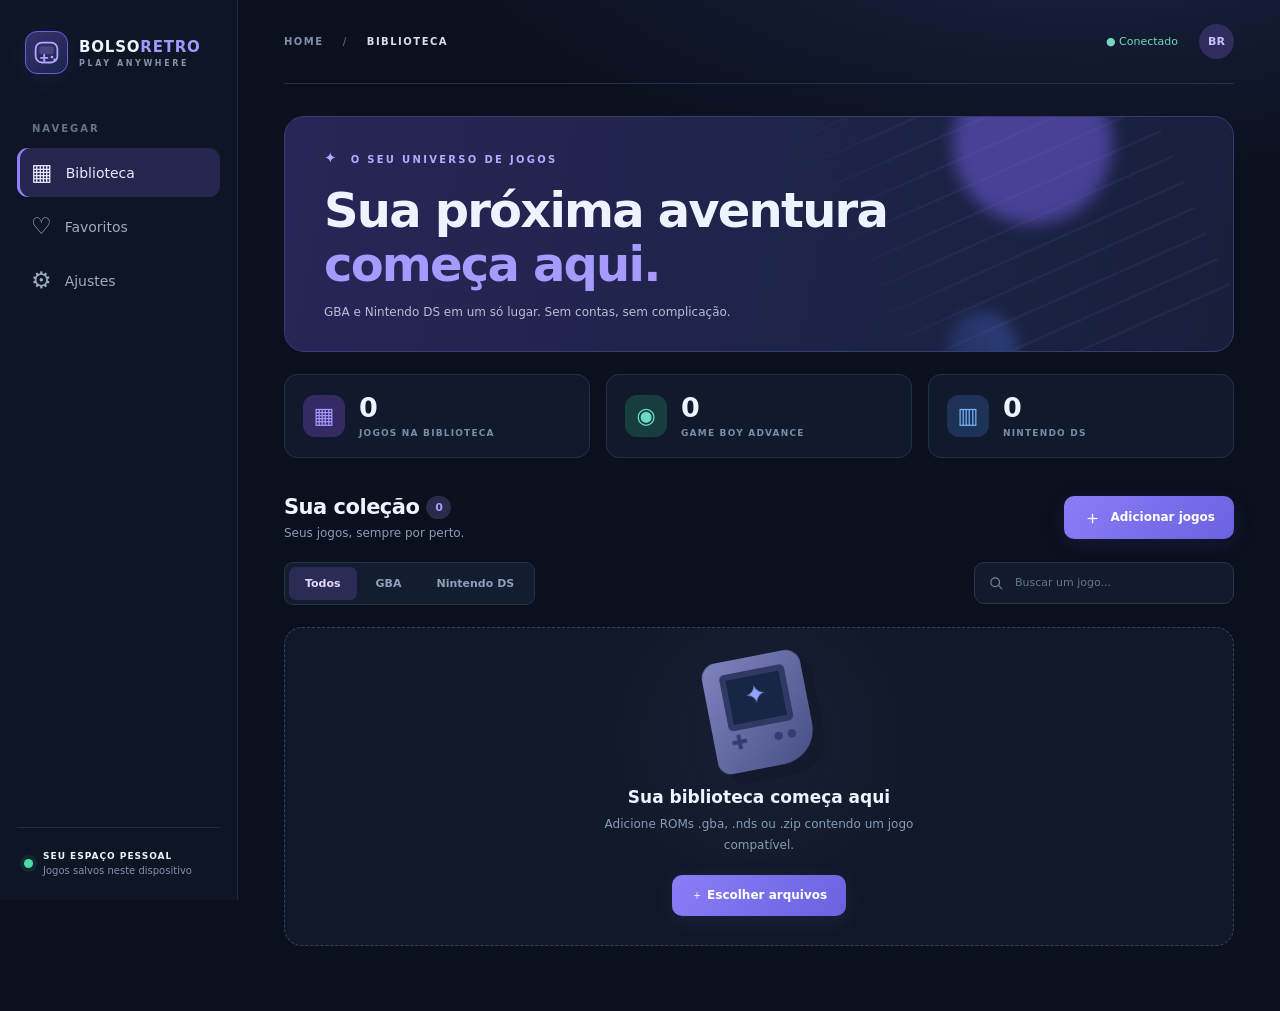
<file: index.html>
<!doctype html>
<html lang="pt-BR">
<head>
  <meta charset="utf-8" />
  <meta name="viewport" content="width=device-width, initial-scale=1, viewport-fit=cover" />
  <meta name="theme-color" content="#0b1222" />
  <meta name="description" content="Sua biblioteca pessoal de jogos Game Boy Advance e Nintendo DS, diretamente no navegador." />
  <meta name="color-scheme" content="dark" />
  <meta name="apple-mobile-web-app-capable" content="yes" />
  <meta name="apple-mobile-web-app-status-bar-style" content="black-translucent" />
  <link rel="manifest" href="./manifest.webmanifest" />
  <link rel="apple-touch-icon" href="./icons/icon-192.png" />
  <link rel="icon" href="./icons/favicon.svg" type="image/svg+xml" />
  <link rel="stylesheet" href="./style.css" />
  <title>Bolso Retro · Biblioteca</title>
  <script defer src="./db.js"></script>
  <script defer src="./app.js"></script>
</head>
<body>
  <div class="shell">
    <aside class="sidebar" aria-label="Navegação principal">
      <div class="brand"><div class="brand-mark"><svg viewBox="0 0 32 32" fill="none" aria-hidden="true"><rect x="4" y="5" width="24" height="22" rx="7" stroke="currentColor" stroke-width="2"/><rect x="8" y="9" width="16" height="9" rx="2" fill="currentColor" opacity=".22"/><path d="M10 22h7m-3.5-3.5v7" stroke="currentColor" stroke-width="2" stroke-linecap="round"/><circle cx="22" cy="21" r="1.5" fill="currentColor"/><circle cx="25" cy="24" r="1.5" fill="currentColor"/></svg></div><div><strong>BOLSO<span>RETRO</span></strong><small>PLAY ANYWHERE</small></div></div>
      <div class="section-label">NAVEGAR</div>
      <nav class="side-nav">
        <button class="nav-item active" data-view="library" type="button"><span class="nav-icon">▦</span><span>Biblioteca</span></button>
        <button class="nav-item" data-view="favorites" type="button"><span class="nav-icon">♡</span><span>Favoritos</span></button>
        <button class="nav-item" data-view="settings" type="button"><span class="nav-icon">⚙</span><span>Ajustes</span></button>
      </nav>
      <div class="side-bottom"><div class="side-bottom-dot"></div><div><strong>SEU ESPAÇO PESSOAL</strong><span>Jogos salvos neste dispositivo</span></div></div>
    </aside>

    <main class="main">
      <header class="topbar"><div class="breadcrumb">HOME <span>/</span> <strong id="pageCrumb">BIBLIOTECA</strong></div><div class="top-actions"><span id="connectionBadge" class="online-badge">● Verificando</span><button id="installBtn" class="install-button" hidden type="button">↓ Instalar app</button><span class="avatar" aria-label="Perfil pessoal">BR</span></div></header>
      <div id="libraryView" class="view active">
        <section class="intro"><div><div class="eyebrow"><span class="star">✦</span> O SEU UNIVERSO DE JOGOS</div><h1>Sua próxima aventura<br/><span>começa aqui.</span></h1><p>GBA e Nintendo DS em um só lugar. Sem contas, sem complicação.</p></div><div class="intro-lines" aria-hidden="true"><div class="orb orb1"></div><div class="orb orb2"></div></div></section>
        <div class="stats-row"><div class="stat"><span class="stat-ico purple">▦</span><div><strong id="statGames">0</strong><small>JOGOS NA BIBLIOTECA</small></div></div><div class="stat"><span class="stat-ico green">◉</span><div><strong id="statGba">0</strong><small>GAME BOY ADVANCE</small></div></div><div class="stat"><span class="stat-ico blue">▥</span><div><strong id="statNds">0</strong><small>NINTENDO DS</small></div></div></div>
        <section id="resumeSection" class="resume-section" hidden><div class="section-title-row"><h2>Continue de onde parou</h2><span>ÚLTIMO JOGADO</span></div><button id="resumeCard" class="resume-card" type="button"><div class="resume-copy"><span class="resume-kicker">↗ CONTINUAR JOGANDO</span><strong id="resumeName">Jogo</strong><small id="resumeSystem">Game Boy Advance</small><span class="resume-play">▶ Retomar jogo <span>→</span></span></div><div class="resume-art" aria-hidden="true"><div class="mini-device"><div class="mini-display"><span>▶</span></div><div class="mini-pads">✚ <span>••</span></div></div></div></button></section>
        <section class="collection-section"><div class="section-title-row section-head"><div><h2>Sua coleção <span id="libraryCount" class="count-pill">0</span></h2><p>Seus jogos, sempre por perto.</p></div><button id="importTop" class="primary-button" type="button"><span>＋</span> Adicionar jogos</button></div>
          <div class="toolbar"><div class="tabs" role="group" aria-label="Filtrar plataforma"><button class="tab active" data-system="all" type="button">Todos</button><button class="tab" data-system="gba" type="button">GBA</button><button class="tab" data-system="nds" type="button">Nintendo DS</button></div><div class="search-box"><svg viewBox="0 0 24 24" aria-hidden="true"><circle cx="10.8" cy="10.8" r="6.5" stroke="currentColor" stroke-width="1.8" fill="none"/><path d="m15.5 15.5 5 5" stroke="currentColor" stroke-width="1.8" stroke-linecap="round"/></svg><input id="searchInput" placeholder="Buscar um jogo..." autocomplete="off" aria-label="Buscar jogo" /></div></div>
          <div id="gamesGrid" class="games-grid" aria-live="polite"></div>
          <div id="emptyState" class="empty-state" hidden><div class="empty-device" aria-hidden="true"><div class="empty-screen"><span>✦</span><div class="screen-grid"></div></div><div class="empty-controls"><span>✚</span><span>● ●</span></div></div><h3 id="emptyTitle">Sua biblioteca começa aqui</h3><p id="emptyMessage">Adicione suas ROMs de Game Boy Advance (.gba) e Nintendo DS (.nds) ou arquivos ZIP compatíveis para começar a jogar.</p><button id="importEmpty" type="button" class="primary-button">＋ Escolher arquivos</button></div>
        </section>
      </div>
      <div id="favoritesView" class="view"><div class="secondary-page-title"><div class="eyebrow">SEUS PREFERIDOS</div><h1>Favoritos <span>♡</span></h1><p>Os jogos que merecem ficar por perto.</p></div><div id="favoritesGrid" class="games-grid"></div><div id="favoritesEmpty" class="secondary-empty" hidden><div class="secondary-empty-icon">♡</div><h3>Nenhum favorito ainda</h3><p>Toque no coração de qualquer jogo para adicioná-lo aqui.</p></div></div>
      <div id="settingsView" class="view"><div class="secondary-page-title"><div class="eyebrow">PREFERÊNCIAS</div><h1>Seu jeito de <span>jogar.</span></h1><p>Controle sua experiência e os dados locais.</p></div><div class="settings-layout"><div class="settings-panel"><h2>Emulação</h2><p>Escolha o núcleo de Nintendo DS. GBA utiliza mGBA.</p><label for="ndsCore">Núcleo para Nintendo DS</label><select id="ndsCore"><option value="desmume">DeSmuME (padrão, sem BIOS)</option><option value="desmume2015">DeSmuME 2015 (alternativo)</option></select><div class="settings-hint">Dica: se algum jogo apresentar lentidão, experimente o outro núcleo. O desempenho depende do aparelho.</div></div><div class="settings-panel"><h2>Dados e privacidade</h2><p>As ROMs ficam neste aplicativo. Não há conta, sincronização nem envio dos seus jogos.</p><div class="storage-info"><span>Armazenamento estimado</span><strong id="storageUsed">Calculando…</strong></div><div class="storage-bar"><span id="storageFill"></span></div><button id="persistBtn" class="secondary-button" type="button">Proteger armazenamento local</button><div class="settings-hint">Os salvamentos ficam armazenados localmente pelo emulador. Apagar os dados do navegador pode excluir jogos e partidas.</div></div><div class="settings-panel"><h2>Instalação e conexão</h2><p>Instale na tela inicial para uma experiência de aplicativo.</p><button id="installFromSettings" class="secondary-button" type="button">Instalar na tela inicial</button><div class="settings-hint" id="offlineHint">O motor EmulatorJS é carregado da CDN, salvo quando sua distribuição completa foi incluída no APK. Sem os arquivos empacotados, o jogo pode exigir internet mesmo após a primeira execução.</div></div><div class="settings-panel"><h2>Controles e salvamentos</h2><p>Os botões na tela são fornecidos pelo próprio emulador; teclado e alguns controles Bluetooth também funcionam. No DS, toque diretamente na tela inferior.</p><div class="settings-hint">Use a barra de ferramentas dentro do jogo para criar ou carregar save states. Salve antes de sair ou alternar de jogo.</div></div></div><p class="legal-note">Bolso Retro é um aplicativo pessoal independente. Sem ROMs, BIOS ou jogos comerciais incluídos. Use arquivos de jogos e firmware que você tenha direito de utilizar. O núcleo de emulação é fornecido pelo projeto EmulatorJS.</p></div>
    </main>
  </div>
  <nav class="mobile-nav" aria-label="Navegação inferior"><button data-view="library" class="active" type="button"><span>▦</span>Biblioteca</button><button data-view="favorites" type="button"><span>♡</span>Favoritos</button><button data-view="settings" type="button"><span>⚙</span>Ajustes</button></nav>
  <input id="romInput" type="file" accept=".gba,.nds,.zip,application/zip" multiple hidden />
  <dialog id="gameDialog" class="modal"><div class="modal-inner"><button id="closeDialog" class="dialog-close" aria-label="Fechar" type="button">✕</button><span class="modal-badge">JOGO</span><h2 id="dialogGameName">Nome</h2><p id="dialogGameSystem">Sistema</p><div class="dialog-actions"><button id="playDialog" class="primary-button" type="button">▶ Jogar agora</button><button id="favDialog" class="secondary-button" type="button">♡ Favoritar</button><button id="removeDialog" class="danger-button" type="button">Excluir da biblioteca</button></div><p class="dialog-note">Os arquivos estão neste dispositivo. A remoção da biblioteca não apaga automaticamente os salvamentos do emulador.</p></div></dialog>
  <div id="toast" class="toast" role="status" aria-live="polite"></div>
</body>
</html>
</file>
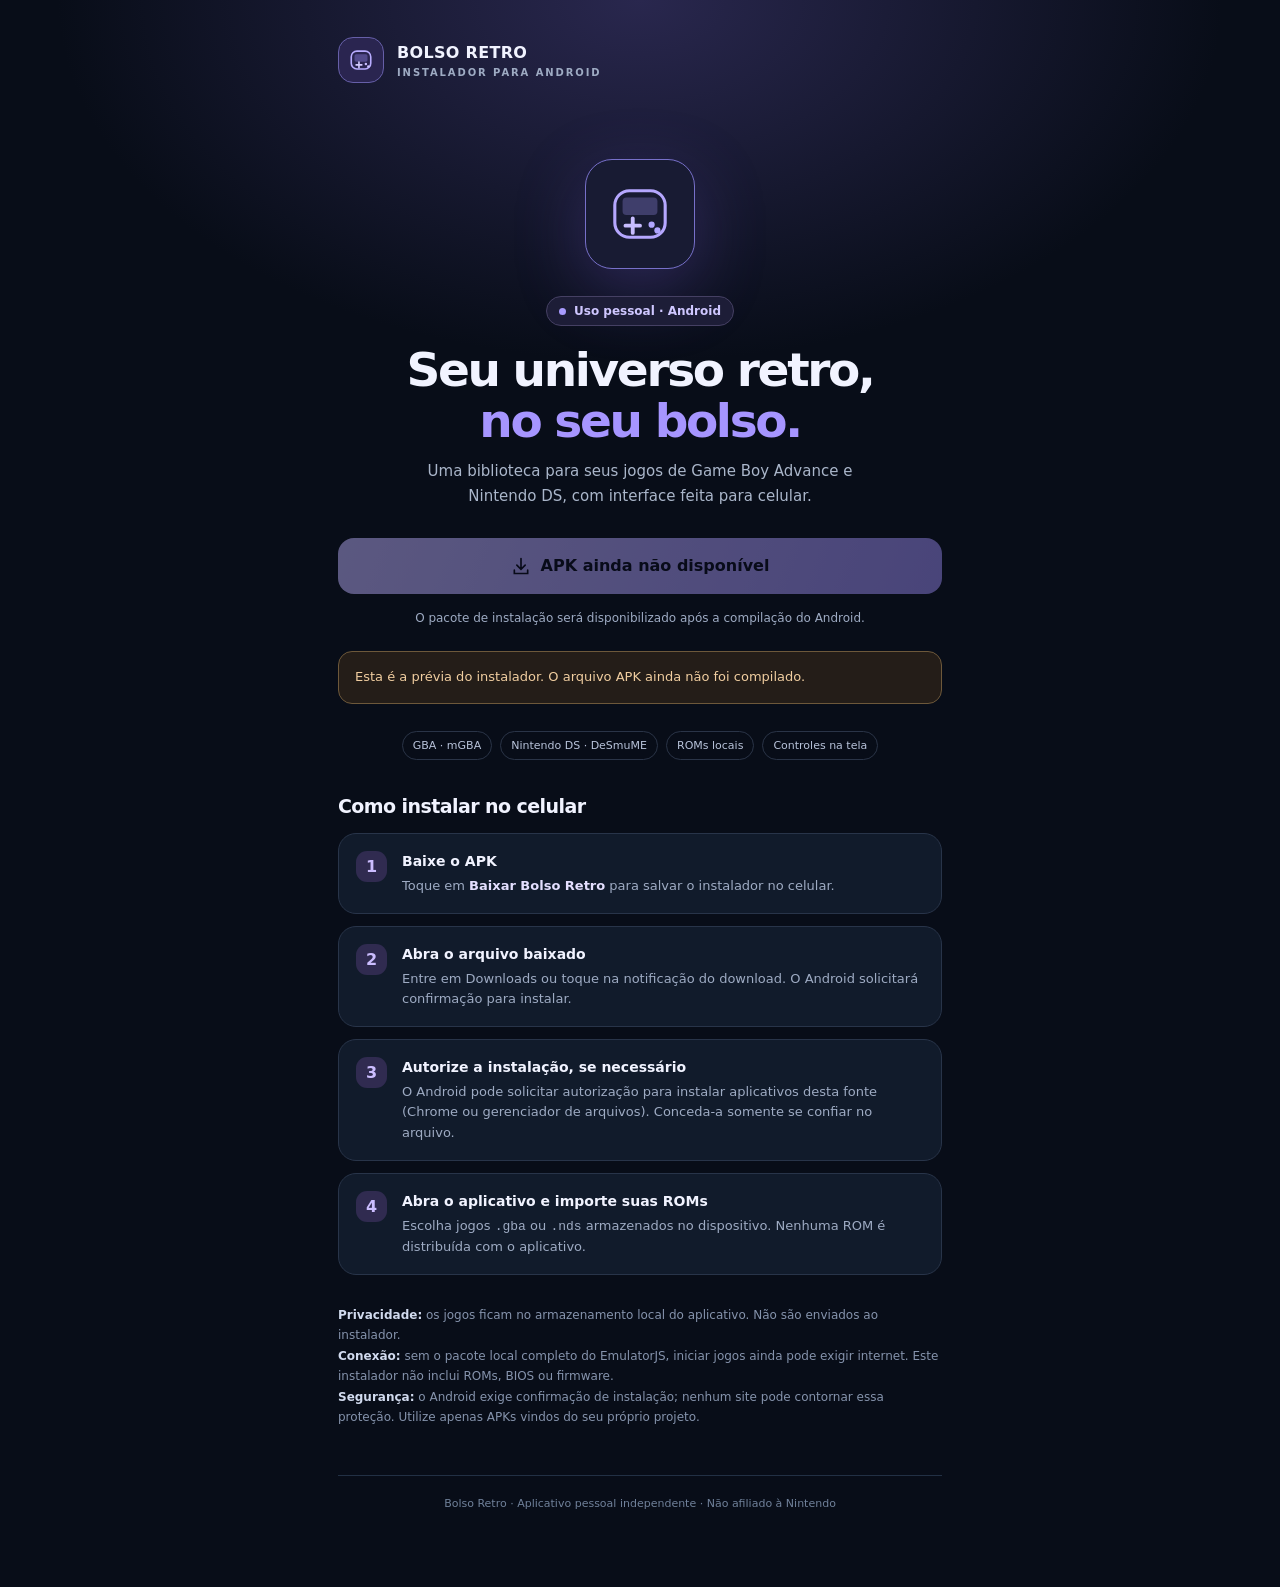
<file: index (1).html>
<!doctype html>
<html lang="pt-BR">
<head>
<meta charset="utf-8">
<meta name="viewport" content="width=device-width,initial-scale=1,viewport-fit=cover">
<meta name="theme-color" content="#080d18">
<meta name="description" content="Instale o aplicativo pessoal Bolso Retro no seu Android.">
<title>Instalar Bolso Retro · Android</title>
<style>
:root{color-scheme:dark;font-family:system-ui,-apple-system,BlinkMacSystemFont,"Segoe UI",sans-serif;--bg:#080d18;--panel:#111b2b;--line:#293448;--muted:#9eabc3;--accent:#9e8efb;--white:#f1f3ff}
*{box-sizing:border-box}html{scroll-behavior:smooth}body{margin:0;min-height:100vh;color:var(--white);background:radial-gradient(ellipse 70% 35% at 50% 0%,#29274e 0%,transparent 65%),var(--bg)}main{max-width:640px;margin:auto;padding:32px 18px 78px}.eyebrow{font-size:11px;letter-spacing:.24em;color:#bab0ff;font-weight:800;text-transform:uppercase}.top{display:flex;align-items:center;gap:13px;font-weight:800;font-size:16px;letter-spacing:.02em}.logo{display:grid;place-items:center;width:46px;height:46px;border:1px solid #665fa8;background:#2a2550;border-radius:15px}.logo svg{width:26px}.top small{display:block;font-weight:600;font-size:10px;letter-spacing:.19em;color:var(--muted);margin-top:5px}.hero{text-align:center;margin-top:58px}.appicon{width:110px;height:110px;border-radius:27px;box-shadow:0 21px 70px #8365eb40;border:1px solid #7770c9;background:#181b33;margin:0 auto 27px;display:grid;place-items:center}.appicon svg{width:62px;height:62px}.pill{display:inline-flex;align-items:center;gap:8px;font-size:12px;font-weight:700;border:1px solid #454063;border-radius:24px;padding:7px 12px;color:#cfc7ff;background:#1d1d37}.pill .dot{width:7px;height:7px;border-radius:50%;background:#a89bfd}h1{font-size:clamp(33px,7vw,47px);line-height:1.08;letter-spacing:-.05em;margin:19px 0 12px}h1 span{color:#a695ff}.sub{max-width:450px;margin:0 auto;font-size:15px;color:#aab6ca;line-height:1.7}.primary{width:100%;border:0;display:flex;align-items:center;justify-content:center;gap:10px;color:#09091b;background:linear-gradient(110deg,#c0b4ff,#9888f0);padding:18px 20px;text-align:center;font-size:16px;font-weight:850;text-decoration:none;border-radius:16px;margin-top:28px;box-shadow:0 15px 30px #6853df35;cursor:pointer}.primary:hover{filter:brightness(1.06)}.primary:focus-visible,.secondary:focus-visible,button:focus-visible{outline:3px solid #e5dcff;outline-offset:3px}.primary[aria-disabled="true"]{opacity:.45;cursor:default;box-shadow:none;pointer-events:none}.primary svg{height:20px;width:20px}.apkmeta{font-size:12px;color:var(--muted);text-align:center;margin-top:14px;line-height:1.8}.status{margin-top:22px;padding:15px 16px;border:1px solid #33384f;border-radius:14px;background:#111728;color:#d8dff5;font-size:13px;line-height:1.6;text-align:left}.status.pending{border-color:#6d583a;background:#241d18;color:#f1cea0}.status.ready{border-color:#2d6c5e;background:#102620;color:#b4eada}.small-heading{font-size:19px;letter-spacing:-.03em;margin:35px 0 16px}.steps{display:grid;gap:12px}.step{background:#111b2b;border:1px solid #283449;border-radius:18px;display:flex;gap:15px;padding:17px}.number{flex:none;width:31px;height:31px;border-radius:11px;background:#302b50;color:#ccbdff;display:grid;place-items:center;font-weight:800}.step strong{font-size:14px}.step p{font-size:13px;color:var(--muted);line-height:1.55;margin:6px 0 0}.features{display:flex;justify-content:center;flex-wrap:wrap;gap:8px;margin:27px 0 0}.features span{font-size:11px;border:1px solid #2a3447;border-radius:999px;padding:7px 10px;color:#b8c3da}.hash{word-break:break-all;font-size:11px;line-height:1.65;color:#a6b0c6;background:#0b1320;border:1px solid #2b3547;border-radius:12px;padding:12px 14px;margin-top:8px}.hash span{display:block;color:#e2e5f7;font-weight:650}.secondary{background:#1e2941;color:#dfdcff;border:1px solid #4b5275;border-radius:10px;padding:10px 13px;font-weight:700;margin-top:10px;cursor:pointer}.notes{margin-top:30px;font-size:12px;line-height:1.7;color:#8593ac}.notes strong{color:#d1daee}footer{margin-top:48px;text-align:center;font-size:11px;color:#70819a;border-top:1px solid #223044;padding-top:21px}.kbd{white-space:nowrap;color:#e4dfff;font-weight:700}@media(min-width:600px){main{padding-top:37px}.hero{margin-top:76px}}
</style>
</head>
<body>
<main>
<header class="top"><div class="logo" aria-hidden="true"><svg viewBox="0 0 32 32" fill="none"><rect x="4" y="5" width="24" height="22" rx="7" stroke="#b8acff" stroke-width="2"/><rect x="8" y="9" width="16" height="9" rx="2" fill="#a293ff" opacity=".34"/><path d="M10 22h7m-3.5-3.5v7" stroke="#d2c9ff" stroke-width="2" stroke-linecap="round"/><circle cx="22" cy="21" r="1.5" fill="#c9bfff"/><circle cx="25" cy="24" r="1.5" fill="#c9bfff"/></svg></div><div>BOLSO RETRO <small>INSTALADOR PARA ANDROID</small></div></header>
<section class="hero">
<div class="appicon" aria-hidden="true"><svg viewBox="0 0 64 64" fill="none"><rect x="6" y="8" width="52" height="48" rx="15" stroke="#b5a7ff" stroke-width="3.2"/><rect x="14" y="15" width="36" height="18" rx="4" fill="#a596fa" opacity=".28"/><path d="M17 44h15m-7.5-7.5v15" stroke="#c7bcff" stroke-width="4" stroke-linecap="round"/><circle cx="44" cy="43" r="3.2" fill="#b0a5ff"/><circle cx="50" cy="49" r="3.2" fill="#b0a5ff"/></svg></div>
<div class="pill"><span class="dot"></span> Uso pessoal · Android</div>
<h1>Seu universo retro,<br><span>no seu bolso.</span></h1>
<p class="sub">Uma biblioteca para seus jogos de Game Boy Advance e Nintendo DS, com interface feita para celular.</p>
<a id="download" class="primary" href="#" aria-disabled="true" tabindex="-1"><svg viewBox="0 0 24 24" fill="none" stroke="currentColor" stroke-width="2" stroke-linecap="round"><path d="M12 3v13m-5-5 5 5 5-5M4 17v4h16v-4"/></svg><span id="buttonLabel">Preparando instalador…</span></a>
<div class="apkmeta" id="apkMeta">O pacote de instalação será disponibilizado após a compilação do Android.</div>
<div class="status pending" id="status" role="status">Esta é a prévia do instalador. O arquivo APK ainda não foi compilado.</div>
<div class="features"><span>GBA · mGBA</span><span>Nintendo DS · DeSmuME</span><span>ROMs locais</span><span>Controles na tela</span></div>
</section>
<section aria-labelledby="stepTitle"><h2 id="stepTitle" class="small-heading">Como instalar no celular</h2><div class="steps">
<div class="step"><div class="number">1</div><div><strong>Baixe o APK</strong><p>Toque em <span class="kbd">Baixar Bolso Retro</span> para salvar o instalador no celular.</p></div></div>
<div class="step"><div class="number">2</div><div><strong>Abra o arquivo baixado</strong><p>Entre em Downloads ou toque na notificação do download. O Android solicitará confirmação para instalar.</p></div></div>
<div class="step"><div class="number">3</div><div><strong>Autorize a instalação, se necessário</strong><p>O Android pode solicitar autorização para instalar aplicativos desta fonte (Chrome ou gerenciador de arquivos). Conceda-a somente se confiar no arquivo.</p></div></div>
<div class="step"><div class="number">4</div><div><strong>Abra o aplicativo e importe suas ROMs</strong><p>Escolha jogos <code>.gba</code> ou <code>.nds</code> armazenados no dispositivo. Nenhuma ROM é distribuída com o aplicativo.</p></div></div>
</div></section>
<section id="integritySection" hidden aria-labelledby="integrityTitle"><h2 id="integrityTitle" class="small-heading">Verificação de integridade</h2><p class="notes">Se quiser conferir que o download não foi modificado, compare o SHA-256 do arquivo com este código:</p><div class="hash"><span>SHA-256</span><code id="checksum"></code></div><button class="secondary" type="button" id="copyChecksum">Copiar SHA-256</button></section>
<div class="notes"><strong>Privacidade:</strong> os jogos ficam no armazenamento local do aplicativo. Não são enviados ao instalador.<br><strong>Conexão:</strong> sem o pacote local completo do EmulatorJS, iniciar jogos ainda pode exigir internet. Este instalador não inclui ROMs, BIOS ou firmware.<br><strong>Segurança:</strong> o Android exige confirmação de instalação; nenhum site pode contornar essa proteção. Utilize apenas APKs vindos do seu próprio projeto.</div>
<footer>Bolso Retro · Aplicativo pessoal independente · Não afiliado à Nintendo</footer>
</main>
<script src="./config.js"></script>
<script>
(()=>{'use strict';
const config=window.BOLSO_RELEASE||{};
const download=document.querySelector('#download'),label=document.querySelector('#buttonLabel'),meta=document.querySelector('#apkMeta'),status=document.querySelector('#status');
if(!config.ready || !config.file || !/^[\w.-]+\.apk$/.test(config.file)){
  label.textContent='APK ainda não disponível';
  return;
}
const mb=(Number(config.bytes)/1048576).toFixed(1);
download.href='./'+config.file;
download.setAttribute('download',config.file);
download.removeAttribute('aria-disabled');download.removeAttribute('tabindex');
label.textContent='Baixar Bolso Retro (.apk)';
meta.textContent=`Versão ${config.version||'1.0'} · ${mb} MB · Para Android 8.0+`;
status.className='status ready';
status.textContent='O instalador está pronto. O Android solicitará sua confirmação para instalar.';
if(config.sha256 && /^[a-f0-9]{64}$/i.test(config.sha256)){
 document.querySelector('#integritySection').hidden=false;
 document.querySelector('#checksum').textContent=config.sha256;
 document.querySelector('#copyChecksum').addEventListener('click',async()=>{
   try{await navigator.clipboard.writeText(config.sha256);document.querySelector('#copyChecksum').textContent='SHA-256 copiado';}
   catch{document.querySelector('#copyChecksum').textContent='Selecione o código acima para copiar';}
 });
}
})();
</script>
</body>
</html>
</file>
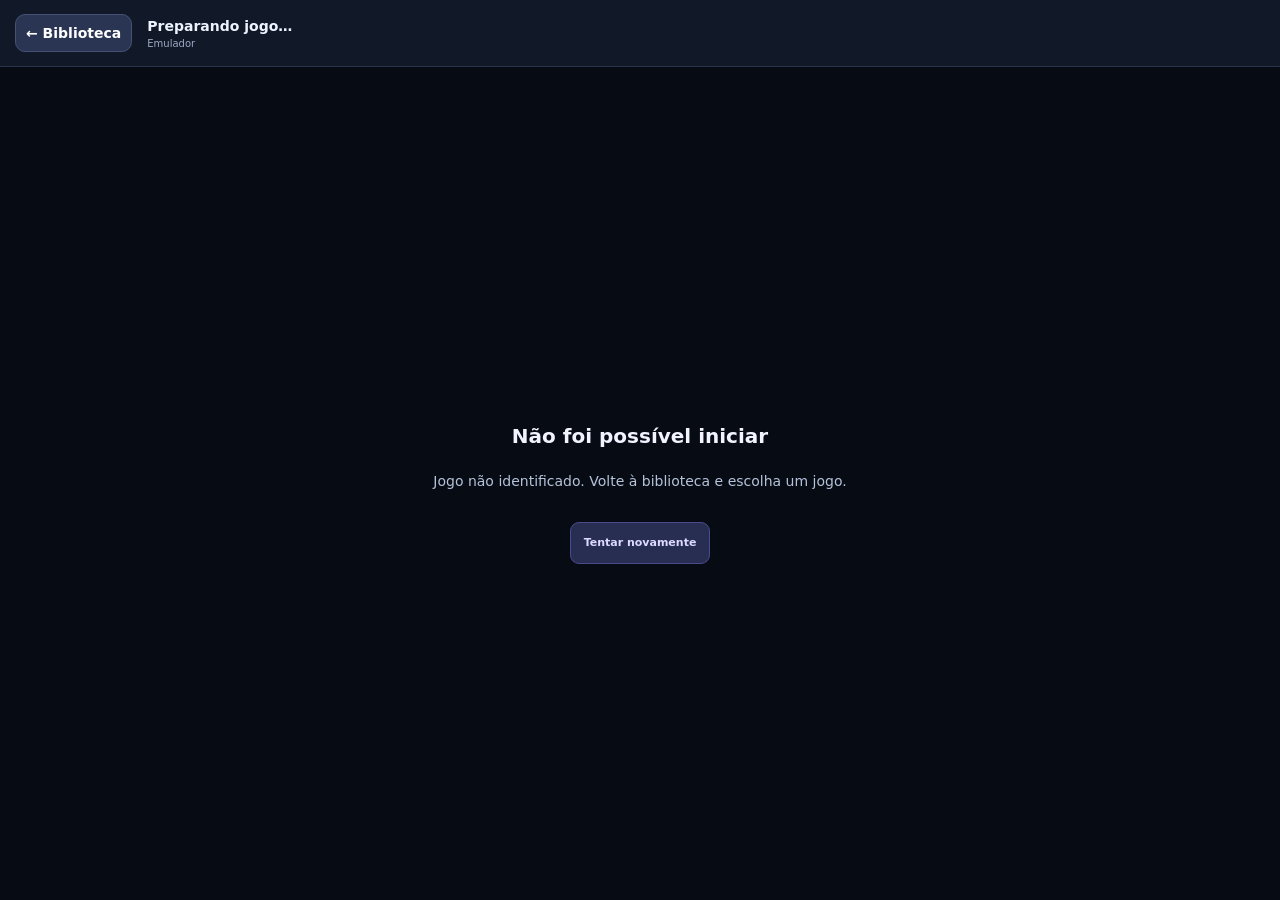
<file: player.html>
<!doctype html>
<html lang="pt-BR"><head><meta charset="utf-8"/><meta name="viewport" content="width=device-width,initial-scale=1,viewport-fit=cover"/><meta name="theme-color" content="#070b14"/><title>Bolso Retro · Jogar</title><link rel="stylesheet" href="./style.css"/><script defer src="./db.js"></script><script defer src="./player.js"></script></head>
<body class="player-body"><div class="player-layout"><header class="player-topbar"><button id="goBack" class="back-button" type="button">← Biblioteca</button><div><h1 id="gameTitle">Preparando jogo…</h1><small id="gamePlatform">Emulador</small></div></header><div id="message" class="player-message"><h2>Preparando o console…</h2><p id="loadingDescription">Carregando sua ROM e o motor de emulação.</p><button id="retryButton" class="secondary-button" type="button" hidden>Tentar novamente</button></div><main id="gameShell" class="game-shell" hidden><section class="game-area"><div id="game"></div></section><div class="player-hint">Abra o menu do emulador para salvar e carregar estados. <strong>DS:</strong> a tela inferior responde ao toque.</div></main></div></body></html>
</file>
<file: style.css>
:root{font-family:Inter,ui-sans-serif,system-ui,-apple-system,BlinkMacSystemFont,"Segoe UI",sans-serif;color:#edf3ff;background:#0a101d;font-synthesis:none;font-size:14px}*{box-sizing:border-box}body{margin:0;min-height:100svh;background:radial-gradient(ellipse 75% 40% at 85% -10%,#1c2548 0,transparent 70%),#0a101d}button,input,select{font:inherit}button{cursor:pointer}button:focus-visible,input:focus-visible,select:focus-visible{outline:2px solid #8b7cf4;outline-offset:3px}button:disabled{opacity:.55;cursor:default}a{color:inherit}[hidden]{display:none!important}.shell{display:flex;min-height:100svh}.sidebar{width:238px;flex-shrink:0;background:#0e1525;border-right:1px solid #1e2b41;padding:31px 17px 24px;display:flex;flex-direction:column;position:sticky;top:0;height:100svh}.brand{display:flex;align-items:center;gap:11px;margin-bottom:49px;padding:0 8px}.brand-mark{width:43px;height:43px;border:1px solid #695fdf;background:linear-gradient(145deg,#37316c,#1b254d);color:#b1a5ff;border-radius:12px;display:grid;place-items:center;box-shadow:0 4px 26px #625add23}.brand-mark svg{width:29px}.brand strong{font-size:15px;letter-spacing:.8px;white-space:nowrap}.brand strong span{color:#a398ff}.brand small{display:block;color:#8492aa;letter-spacing:2.6px;font-size:8px;font-weight:800;margin-top:3px}.section-label{font-size:10px;font-weight:800;color:#66748a;letter-spacing:2px;padding-left:15px;margin-bottom:14px}.side-nav{display:grid;gap:5px}.nav-item{border:none;color:#9eabc1;display:flex;align-items:center;gap:13px;background:transparent;border-radius:11px;padding:13px 14px;text-align:left}.nav-item.active,.nav-item:hover{background:#25264e;color:#e9e7ff}.nav-item.active{box-shadow:inset 3px 0 #8e80ff}.nav-icon{font-size:23px;line-height:1}.side-bottom{display:flex;align-items:center;gap:10px;margin-top:auto;border-top:1px solid #202b41;padding:23px 7px 0}.side-bottom-dot{background:#48dfa6;border-radius:50%;height:9px;width:9px;box-shadow:0 0 0 4px #48dfa619}.side-bottom strong{font-size:9px;display:block;letter-spacing:1px}.side-bottom span{display:block;color:#8190aa;font-size:10px;margin-top:4px}.main{width:100%;min-width:0;padding:0 46px 65px;max-width:1600px;margin:auto}.topbar{height:84px;display:flex;align-items:center;justify-content:space-between;border-bottom:1px solid #23304a}.breadcrumb{letter-spacing:1.5px;color:#8190a9;font-size:10px;font-weight:700}.breadcrumb span{margin:0 14px;color:#505f7b}.breadcrumb strong{color:#d7def0}.top-actions{display:flex;align-items:center;gap:21px}.online-badge{color:#77d6b9;font-size:11px}.online-badge.offline{color:#f7b978}.avatar{width:35px;height:35px;border-radius:50%;background:#302c5e;color:#c9c1ff;display:grid;place-items:center;font-weight:800;font-size:11px}.install-button{border:1px solid #413e85;background:#242344;color:#d5d1ff;border-radius:9px;padding:9px 13px}.view{display:none;animation:rise .35s ease}.view.active{display:block}@keyframes rise{from{opacity:.4;transform:translateY(8px)}to{opacity:1;transform:none}}.intro{margin-top:32px;position:relative;padding:32px 39px;min-height:217px;overflow:hidden;border:1px solid #363c70;border-radius:20px;background:linear-gradient(102deg,#292558 0%,#1d2448 55%,#171f3b 100%)}.eyebrow{color:#b5a9ff;font-size:10px;letter-spacing:2.3px;font-weight:850}.star{font-size:15px;margin-right:6px}.intro h1,.secondary-page-title h1{font-size:clamp(29px,3.8vw,48px);line-height:1.12;letter-spacing:-1.8px;margin:17px 0 13px}.intro h1 span,.secondary-page-title h1 span{color:#a69aff}.intro p,.secondary-page-title p{color:#b5bed5;font-size:12px;margin:0}.intro-lines{position:absolute;right:5%;top:-30%;height:150%;width:38%;transform:rotate(-24deg);pointer-events:none;background:repeating-linear-gradient(0deg,transparent,transparent 25px,#a99aff10 26px,#a99aff10 28px);mask-image:linear-gradient(90deg,transparent,#000 35%)}.orb{position:absolute;border-radius:50%;filter:blur(8px)}.orb1{background:#715fe288;width:160px;height:160px;top:10%;right:12%}.orb2{background:#5680ff44;width:70px;height:70px;top:70%;right:60%}.stats-row{display:grid;grid-template-columns:repeat(3,1fr);gap:16px;margin:22px 0 37px}.stat{display:flex;align-items:center;gap:14px;background:#111a2c;border:1px solid #243148;border-radius:13px;padding:19px 18px}.stat-ico{width:42px;height:42px;border-radius:12px;display:grid;place-items:center;font-size:22px}.stat-ico.purple{background:#352a63;color:#a99aff}.stat-ico.green{background:#183d3f;color:#68dac5}.stat-ico.blue{background:#1d3254;color:#73b7ff}.stat strong{font-size:27px;line-height:1;display:block}.stat small{display:block;margin-top:7px;color:#7c8ca7;font-size:9px;letter-spacing:1.2px;font-weight:800}.section-title-row{display:flex;align-items:center;justify-content:space-between;gap:14px}.section-title-row h2{font-size:21px;letter-spacing:-.5px;margin:0}.section-title-row p{margin:7px 0 0;color:#8a9bb7;font-size:12px}.section-title-row>span{font-size:9px;letter-spacing:2px;color:#7085ab}.section-head{margin-bottom:22px}.count-pill{border-radius:20px;background:#282b4a;color:#a99aff;font-size:11px;padding:5px 9px;vertical-align:middle}.primary-button{display:inline-flex;align-items:center;justify-content:center;gap:8px;border:none;background:linear-gradient(130deg,#8b7df7,#6962df);color:white;border-radius:10px;padding:12px 19px;font-size:12px;font-weight:800;box-shadow:0 5px 20px #6755e322}.primary-button:hover{filter:brightness(1.13)}.primary-button span{font-size:19px;line-height:1}.toolbar{display:flex;justify-content:space-between;gap:15px;margin-bottom:22px}.tabs{background:#121d30;border:1px solid #263248;border-radius:9px;display:flex;gap:3px;padding:4px}.tab{border:0;color:#8f9eb9;background:transparent;border-radius:7px;padding:10px 16px;font-size:11px;font-weight:700}.tab.active{background:#2c2b55;color:#e1dafa}.search-box{width:260px;max-width:48%;height:42px;display:flex;align-items:center;gap:9px;border:1px solid #28354b;border-radius:10px;background:#121b2d;padding:0 13px}.search-box svg{height:16px;width:16px;flex-shrink:0;color:#7486a5}.search-box input{outline:none;border:none;color:#f3f5ff;background:transparent;width:100%;font-size:11px;min-width:0}.search-box input::placeholder{color:#64768e}.games-grid{display:grid;grid-template-columns:repeat(auto-fill,minmax(172px,1fr));gap:18px}.game-card{border:1px solid #26334a;background:#121b2d;border-radius:14px;padding:7px;min-width:0;transition:transform .16s,border-color .16s}.game-card:hover{transform:translateY(-3px);border-color:#6f64c4}.cover-button{border:0;background:transparent;padding:0;width:100%;display:block}.game-art{position:relative;width:100%;aspect-ratio:4/3;border-radius:9px;overflow:hidden;display:grid;place-items:center}.art-gba{background:radial-gradient(circle at 75% 20%,#70dabf33,transparent 42%),linear-gradient(135deg,#1d4e56,#17284a)}.art-nds{background:radial-gradient(circle at 75% 20%,#aaa2ff48,transparent 42%),linear-gradient(135deg,#36336a,#1b2e54)}.art-noise{position:absolute;inset:0;opacity:.35;background-image:linear-gradient(115deg,transparent 48%,#ffffff0c 49%,transparent 51%),repeating-linear-gradient(90deg,transparent,transparent 13px,#fff1 14px,transparent 15px)}.corner-label{position:absolute;top:9px;left:9px;padding:4px 7px;color:#f8fcff;background:#0c1324ad;border:1px solid #e1e3ff33;border-radius:5px;font-size:9px;letter-spacing:1.5px;font-weight:900}.art-gba-device{width:91px;height:63px;border-radius:11px 11px 23px 11px;background:linear-gradient(130deg,#aecee1,#6f8499);transform:rotate(-9deg);box-shadow:9px 9px 0 #0003;position:relative;padding:8px 13px}.art-gba-screen{background:#152740;border:5px solid #506276;border-radius:4px;width:67px;height:31px;display:grid;place-items:center;color:#a7e7d4;font-size:10px;font-weight:900;letter-spacing:2px}.art-gba-device span{position:absolute;top:42px;font-size:19px;color:#2a4058}.art-gba-device i{position:absolute;right:12px;top:45px;font-size:12px;color:#3c456b}.art-nds-device{height:93px;width:82px;border-radius:12px;background:#91a3c8;transform:rotate(9deg);padding:9px 11px;display:grid;gap:6px;box-shadow:8px 11px 0 #090e273d}.art-nds-device div{background:#20334c;color:#b8d7fe;border:4px solid #5b6b88;display:grid;place-items:center;font-weight:900;font-size:13px;letter-spacing:2px}.game-card-details{display:flex;align-items:center;justify-content:space-between;gap:6px;padding:10px 4px 6px}.game-card-details>div{overflow:hidden}.game-name{max-width:100%;overflow:hidden;text-overflow:ellipsis;white-space:nowrap;text-align:left;color:#f2f4ff;border:0;background:transparent;padding:0;font-size:12px;font-weight:800;display:block}.game-platform{font-size:10px;color:#8a9bb4;display:block;overflow:hidden;text-overflow:ellipsis;white-space:nowrap;margin-top:6px}.favorite-toggle{flex-shrink:0;border:0;color:#78869d;background:none;font-size:24px;line-height:1;padding:4px}.favorite-toggle.is-favorite{color:#fa7ea5}.empty-state{border:1px dashed #364260;border-radius:18px;min-height:319px;display:flex;align-items:center;justify-content:center;flex-direction:column;text-align:center;padding:28px 15px;background:radial-gradient(circle at 50% 35%,#3330603d,transparent 34%),#101928}.empty-state h3,.secondary-empty h3{font-size:17px;margin:19px 0 7px}.empty-state p,.secondary-empty p{font-size:12px;color:#889ab6;max-width:360px;line-height:1.7;margin:0 0 20px}.empty-device{width:100px;height:112px;border-radius:15px 15px 35px 13px;background:linear-gradient(135deg,#7f83be,#474f85);transform:rotate(-11deg);padding:13px 17px;box-shadow:10px 12px 0 #0002}.empty-screen{height:57px;border:6px solid #303964;background:#172644;display:grid;place-items:center;border-radius:5px;color:#93a4ff;font-size:26px}.empty-controls{display:flex;align-items:center;justify-content:space-between;font-weight:800;color:#313d6e;font-size:20px}.empty-controls span:last-child{font-size:11px}.secondary-page-title{padding:55px 5px 30px}.secondary-empty{padding:70px 20px;text-align:center;border:1px dashed #354057;border-radius:15px;display:grid;place-items:center}.secondary-empty-icon{font-size:50px;color:#afa2f3}.settings-layout{display:grid;grid-template-columns:repeat(2,minmax(0,1fr));gap:18px}.settings-panel{background:#111a2b;border:1px solid #293549;border-radius:15px;padding:23px}.settings-panel h2{font-size:16px;margin:0 0 7px}.settings-panel p{font-size:12px;color:#92a3bd;line-height:1.7;margin:0 0 20px}.settings-panel label{display:block;color:#ccd7ee;margin-bottom:10px;font-weight:750;font-size:11px}.settings-panel select{width:100%;background:#1b2840;border:1px solid #354565;border-radius:8px;color:#e9edff;padding:12px}.settings-hint{font-size:11px;line-height:1.7;color:#7f92b0;margin-top:15px}.secondary-button{background:#272e52;border:1px solid #4a4b8c;border-radius:9px;color:#ddd9ff;font-weight:700;font-size:11px;padding:11px 13px}.storage-info{display:flex;align-items:center;justify-content:space-between;gap:15px;font-size:11px;color:#94a3b9;margin-bottom:13px}.storage-info strong{color:#e2e4fc}.storage-bar{height:7px;border-radius:20px;background:#253249;margin-bottom:19px}.storage-bar span{display:block;height:100%;width:0;border-radius:20px;background:#837bf1;transition:width .25s}.legal-note{color:#6c7e9b;font-size:10px;line-height:1.8;margin-top:30px}.resume-section{margin-bottom:32px}.resume-card{margin-top:15px;border:1px solid #484987;border-radius:15px;display:flex;align-items:stretch;justify-content:space-between;width:100%;min-height:165px;overflow:hidden;text-align:left;color:white;background:linear-gradient(110deg,#352f70,#242a52 65%,#24304c)}.resume-copy{display:flex;flex-direction:column;padding:22px 26px}.resume-kicker{font-size:10px;letter-spacing:1.5px;color:#bfb2ff;font-weight:800}.resume-copy strong{font-size:24px;margin-top:12px}.resume-copy small{color:#b2bfdc;font-size:11px;margin-top:5px}.resume-play{font-size:11px;font-weight:800;margin-top:19px}.resume-play span{margin-left:11px}.resume-art{width:190px;display:grid;place-items:center;transform:rotate(10deg);background:#6d58c51a}.mini-device{width:130px;height:95px;border-radius:15px 15px 30px 12px;background:#7684b4;padding:13px;box-shadow:15px 15px 0 #080c2e27}.mini-display{width:100%;height:54px;border:7px solid #4a5988;border-radius:5px;background:#202b57;display:grid;place-items:center;color:#b3a2ff}.mini-pads{display:flex;justify-content:space-between;color:#384a73;padding:1px 12px;font-size:16px}.modal{border:1px solid #43446f;border-radius:20px;background:#131c31;color:white;width:min(430px,calc(100% - 30px));padding:0;box-shadow:0 30px 90px #02020dc7}.modal::backdrop{background:#030814c9;backdrop-filter:blur(8px)}.modal-inner{padding:30px;position:relative}.dialog-close{position:absolute;right:17px;top:18px;background:#28324d;border:0;color:#aab7d0;border-radius:9px;height:29px;width:29px}.modal-badge{font-size:9px;letter-spacing:2px;color:#b6aaff;font-weight:900}.modal h2{font-size:24px;margin:15px 0 8px;word-break:break-word}.modal p{color:#91a2bf;font-size:12px}.dialog-actions{display:grid;gap:10px;margin-top:30px}.dialog-actions>button{width:100%}.danger-button{border:1px solid #684057;background:#361f34;color:#ff9db4;padding:11px;border-radius:9px;font-size:11px;font-weight:750}.modal .dialog-note{font-size:10px;line-height:1.7;margin-top:20px}.toast{position:fixed;z-index:20;left:50%;bottom:26px;max-width:min(95vw,460px);transform:translate(-50%,30px);background:#353469;color:white;border:1px solid #7368b9;border-radius:12px;padding:13px 19px;opacity:0;pointer-events:none;font-size:12px;box-shadow:0 12px 25px #0008;transition:transform .25s,opacity .25s}.toast.visible{opacity:1;transform:translate(-50%,0)}.mobile-nav{display:none}.player-body{background:#070b14}.player-layout{min-height:100svh;display:flex;flex-direction:column}.player-topbar{flex-shrink:0;display:flex;align-items:center;gap:15px;padding:14px max(15px,env(safe-area-inset-right));background:#111929;border-bottom:1px solid #28334b}.player-topbar h1{font-size:14px;margin:0;max-width:65vw;text-overflow:ellipsis;overflow:hidden;white-space:nowrap}.player-topbar small{display:block;color:#9da9c4;font-size:10px;margin-top:4px}.back-button{background:#293553;border:1px solid #475174;color:white;border-radius:10px;padding:10px;font-weight:800}.player-message{margin:auto;text-align:center;max-width:550px;padding:25px;line-height:1.7;color:#b5c3da}.player-message h2{color:#f3f3ff;font-size:20px}.player-message button{margin-top:14px}.game-shell{flex:1;min-height:0;width:100%;display:flex;flex-direction:column}.game-area{flex:1;min-height:70svh;width:100%;max-width:1100px;margin:auto;display:flex;align-items:center;justify-content:center}.game-area>div{width:100%;height:100%}.player-hint{color:#8294b2;text-align:center;padding:10px 13px;font-size:10px}.player-hint strong{color:#c2b7fc}@media(max-width:950px){.sidebar{width:202px}.main{padding:0 27px 50px}.intro{padding:29px}.stats-row{gap:9px}.stat{padding:13px 10px;gap:9px}.stat small{font-size:8px;letter-spacing:.7px}.settings-layout{grid-template-columns:1fr}}@media(max-width:650px){.shell{display:block}.sidebar{display:none}.main{padding:0 17px calc(105px + env(safe-area-inset-bottom))}.topbar{height:60px}.avatar{width:29px;height:29px}.top-actions{gap:9px}.online-badge{font-size:9px}.install-button{font-size:10px;padding:6px}.intro{margin-top:20px;min-height:190px;padding:28px 20px}.intro h1{font-size:32px;letter-spacing:-1px}.intro p{font-size:11px;line-height:1.6;max-width:250px}.intro-lines{right:-60px;width:55%}.stats-row{margin:13px 0 26px;gap:7px}.stat{gap:7px;padding:11px 7px;border-radius:10px;display:block}.stat-ico{width:29px;height:29px;font-size:17px;margin-bottom:10px}.stat strong{font-size:20px}.stat small{font-size:7px;letter-spacing:.3px;line-height:1.3;margin-top:5px}.section-title-row h2{font-size:19px}.section-head{align-items:flex-start}.section-head .primary-button{padding:9px 10px;font-size:10px;white-space:nowrap}.toolbar{flex-direction:column;gap:11px}.tabs{align-self:flex-start}.tab{padding:9px 12px}.search-box{width:100%;max-width:none}.games-grid{grid-template-columns:repeat(2,minmax(0,1fr));gap:11px}.game-platform{font-size:9px}.game-card-details{padding:9px 1px 4px}.mobile-nav{position:fixed;bottom:0;left:0;right:0;z-index:9;display:flex;justify-content:space-around;padding:10px 8px calc(9px + env(safe-area-inset-bottom));background:#10182aeF;border-top:1px solid #29344e;backdrop-filter:blur(16px)}.mobile-nav button{flex:1;background:none;border:0;color:#8698b4;font-size:10px;display:flex;align-items:center;gap:5px;flex-direction:column;padding:4px}.mobile-nav button span{font-size:24px;line-height:1}.mobile-nav button.active{color:#ada2ff}.secondary-page-title{padding:29px 3px}.secondary-page-title h1{font-size:30px}.resume-art{width:110px}.resume-copy{padding:19px 17px}.resume-copy strong{font-size:19px}.mini-device{transform:scale(.73)}.player-topbar{padding:9px 11px}.player-topbar h1{font-size:12px}.game-area{min-height:70svh}.toast{bottom:95px}}@media(max-width:355px){.tab{padding:8px}.stat small{font-size:6px}.intro h1{font-size:28px}}@media(prefers-reduced-motion:reduce){*{animation:none!important;transition:none!important}}
</file>
